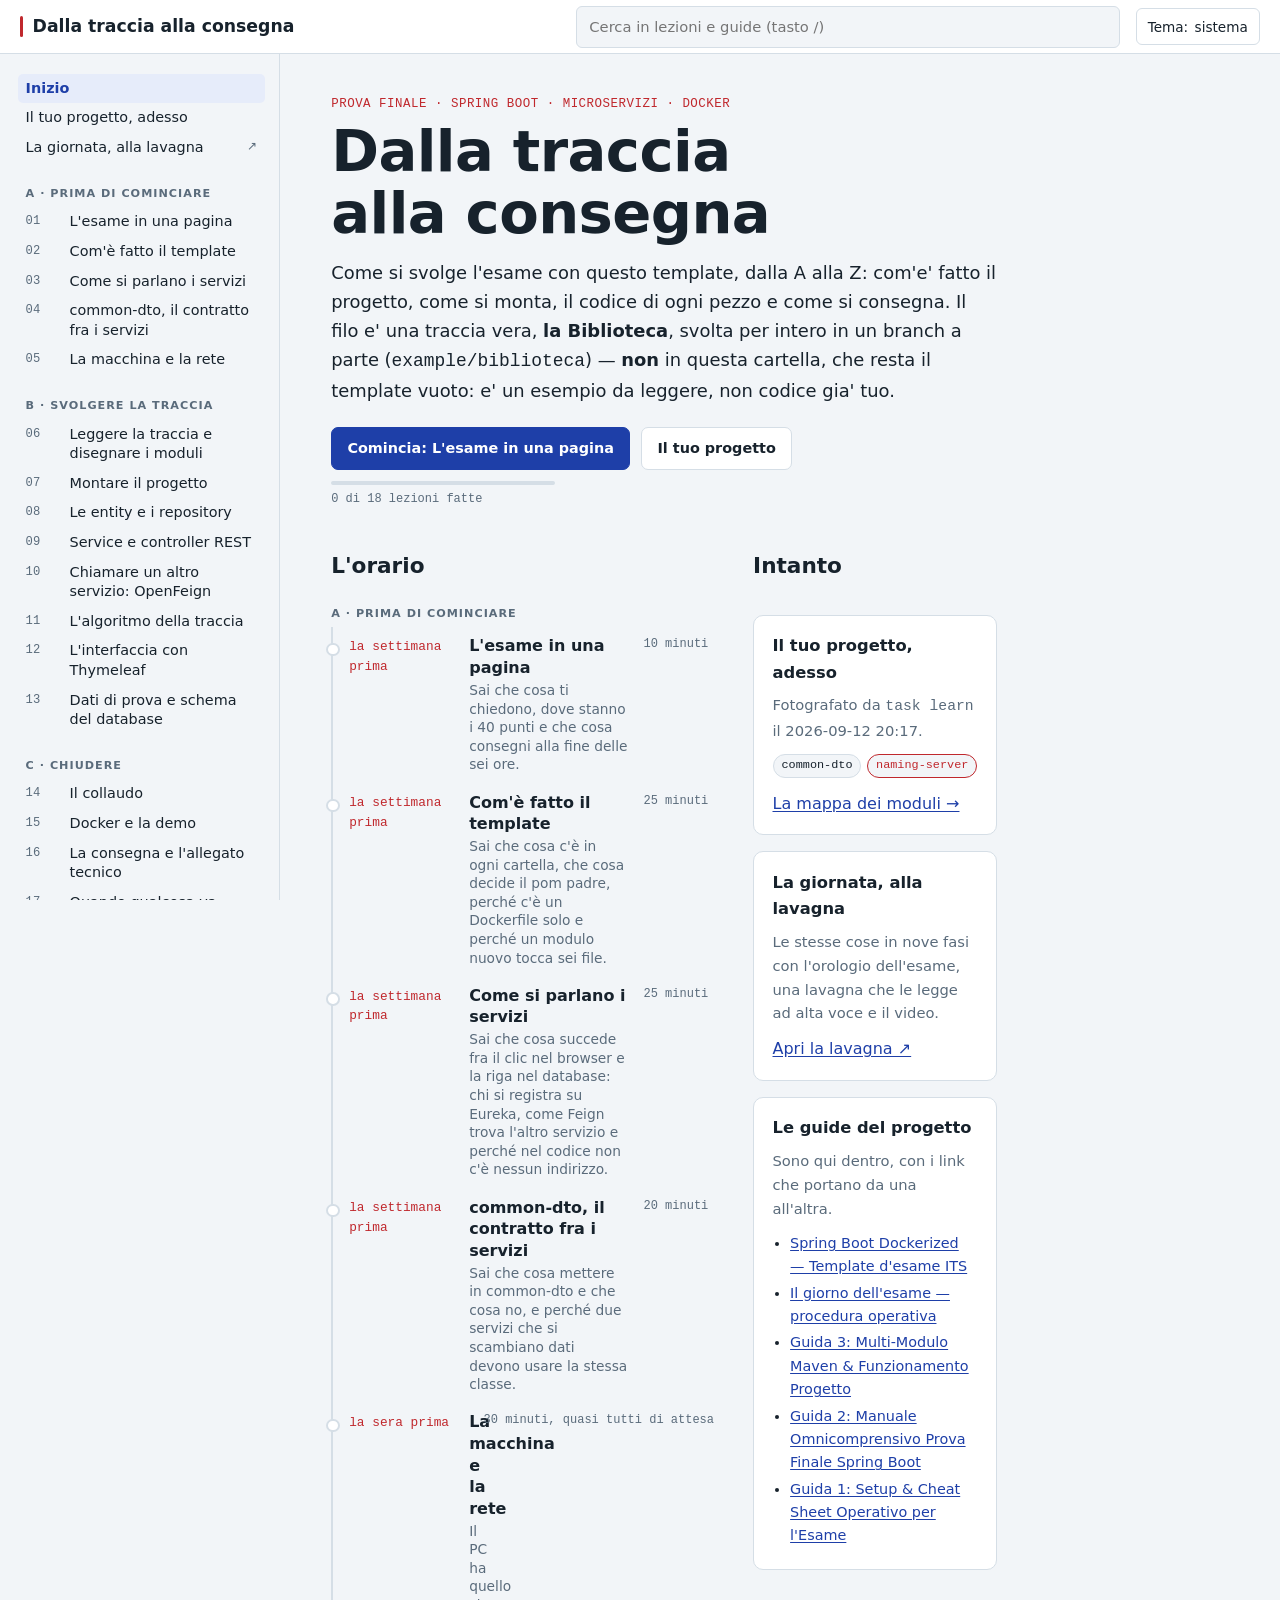
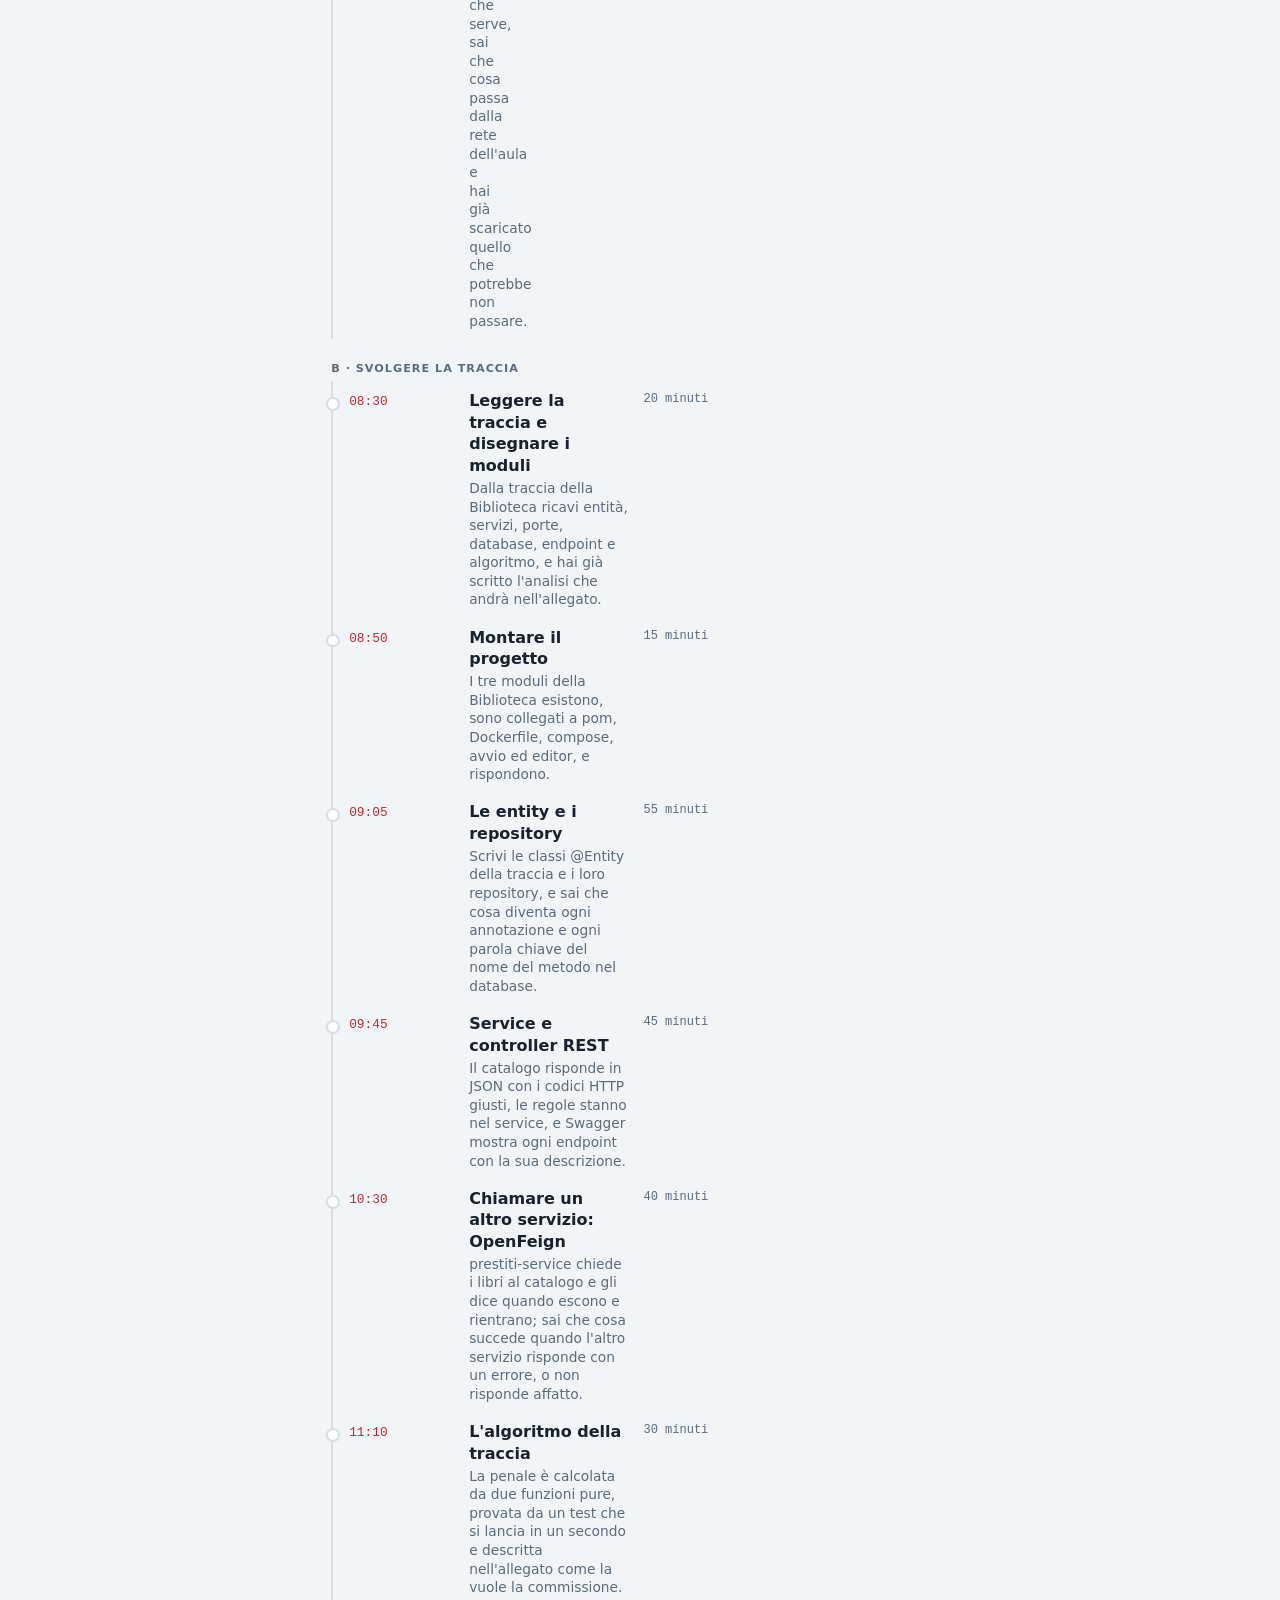
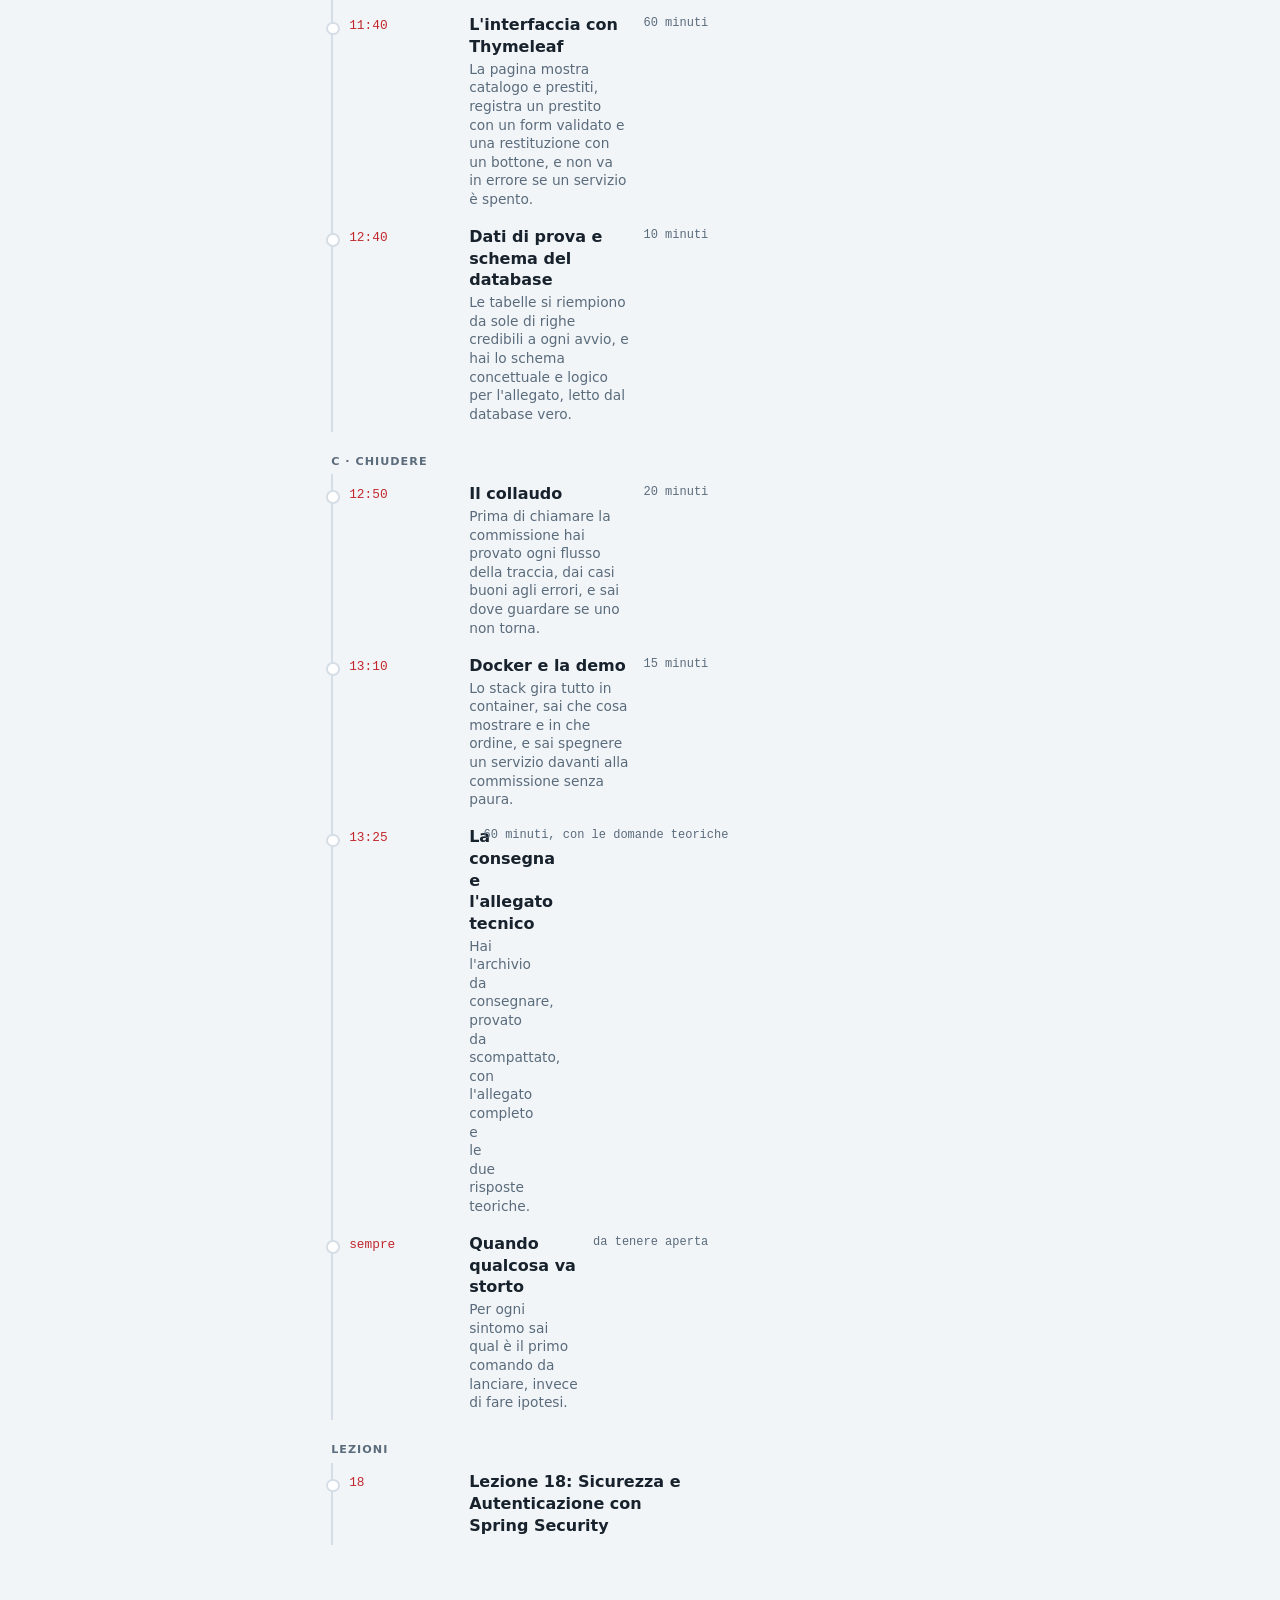
<file: corso/index.html>
<!DOCTYPE html>
<html lang="it">
<head>
<meta charset="UTF-8">
<meta name="viewport" content="width=device-width, initial-scale=1">
<title>Dalla traccia alla consegna</title>
<meta name="description" content="Il corso d'esame dalla A alla Z: il template, il codice di ogni pezzo, la consegna. Si apre col doppio clic, senza rete.">
<link rel="stylesheet" href="corso.css">
</head>
<body>
<!--
  Il corso d'esame. Il testo non sta qui: le lezioni sono in corso/lezioni/,
  le guide nella cartella principale. `task learn` le raccoglie in
  contenuti.js e apre questa pagina. Si apre anche col doppio clic.
-->
<div class="app">
  <header class="barra">
    <button class="menu" id="menu" type="button" aria-label="Apri l'indice">&#9776; Indice</button>
    <a class="marchio" href="#"><span>Dalla traccia alla consegna</span></a>
    <div class="cerca" role="search">
      <input id="cerca" type="search" placeholder="Cerca in lezioni e guide (tasto /)" autocomplete="off" aria-label="Cerca in lezioni e guide">
      <div class="risultati" id="risultati" hidden></div>
    </div>
    <button class="tema" id="tema" type="button">Tema: sistema</button>
  </header>
  <nav class="indice" id="indice" aria-label="Indice del corso"></nav>
  <main id="pagina"></main>
  <aside class="sommario" id="sommario" aria-label="In questa pagina"></aside>
</div>
<script src="contenuti.js"></script>
<script src="corso.js"></script>
</body>
</html>
</file>
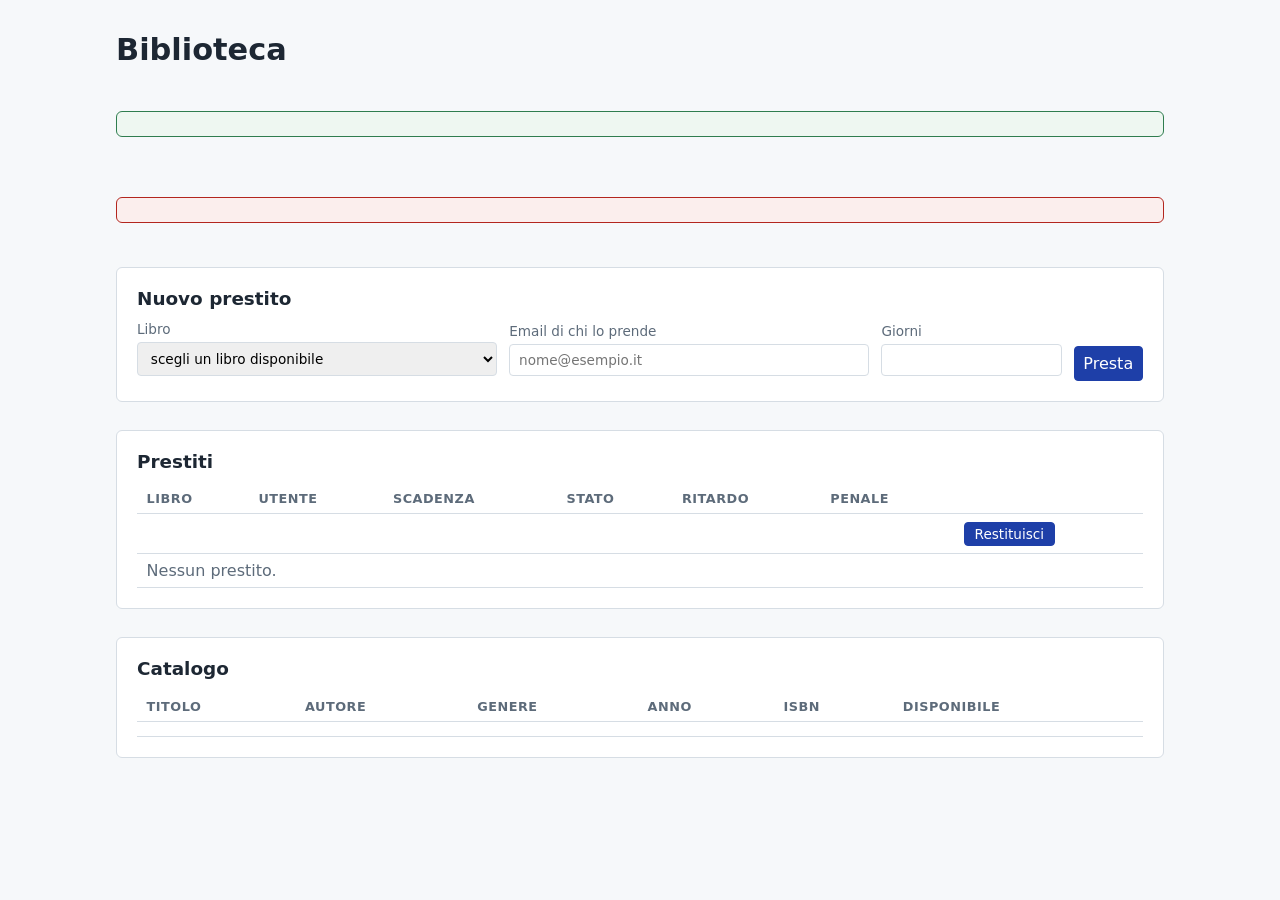
<file: demo/biblioteca-ui/src/main/resources/templates/index.html>
<!DOCTYPE html>
<html xmlns:th="http://www.thymeleaf.org" lang="it">
<head>
    <meta charset="UTF-8">
    <meta name="viewport" content="width=device-width, initial-scale=1">
    <title th:text="${titolo}">Biblioteca</title>
    <style>
        :root { --ink: #1d2733; --muted: #5d6b7a; --line: #d6dde4; --paper: #f6f8fa; --accent: #1e3fa8; --bad: #b3261e; --good: #2f7d4f; }
        * { box-sizing: border-box; }
        body { margin: 0; font-family: "Segoe UI", system-ui, sans-serif; color: var(--ink); background: var(--paper); }
        main { max-width: 68rem; margin: 0 auto; padding: 2rem 1.25rem 4rem; display: grid; gap: 1.75rem; }
        h1 { margin: 0; font-size: 1.9rem; }
        h2 { margin: 0 0 .75rem; font-size: 1.15rem; }
        section { background: #fff; border: 1px solid var(--line); border-radius: 6px; padding: 1.25rem; }
        .avviso { padding: .75rem 1rem; border-radius: 6px; border: 1px solid; }
        .avviso.ok { color: var(--good); border-color: var(--good); background: #eef7f1; }
        .avviso.ko { color: var(--bad); border-color: var(--bad); background: #fbeeed; }
        .scroll { overflow-x: auto; }
        table { border-collapse: collapse; width: 100%; font-variant-numeric: tabular-nums; }
        th, td { text-align: left; padding: .45rem .6rem; border-bottom: 1px solid var(--line); white-space: nowrap; }
        th { font-size: .8rem; text-transform: uppercase; letter-spacing: .04em; color: var(--muted); }
        .no { color: var(--muted); }
        .ritardo { color: var(--bad); font-weight: 600; }
        form.nuovo { display: grid; grid-template-columns: 2fr 2fr 1fr auto; gap: .75rem; align-items: end; }
        label { display: grid; gap: .3rem; font-size: .85rem; color: var(--muted); }
        input, select, button { font: inherit; padding: .45rem .55rem; border: 1px solid var(--line); border-radius: 4px; }
        button { background: var(--accent); color: #fff; border-color: var(--accent); cursor: pointer; }
        button.piccolo { padding: .2rem .6rem; font-size: .85rem; }
        .errore-campo { color: var(--bad); font-size: .8rem; }
        @media (max-width: 720px) { form.nuovo { grid-template-columns: 1fr; } }
    </style>
</head>
<body>
<main>
    <h1 th:text="${titolo}">Biblioteca</h1>

    <p class="avviso ok" th:if="${messaggio}" th:text="${messaggio}"></p>
    <p class="avviso ko" th:if="${errore}" th:text="${errore}"></p>

    <section>
        <h2>Nuovo prestito</h2>
        <!-- th:object lega il form all'oggetto "form" del modello; *{campo}
             legge e scrive un suo campo; th:errors mostra il messaggio di
             validazione di quel campo, se c'e'. -->
        <form class="nuovo" th:action="@{/prestiti}" th:object="${form}" method="post">
            <label>Libro
                <select th:field="*{libroId}">
                    <option value="">scegli un libro disponibile</option>
                    <option th:each="l : ${disponibili}" th:value="${l.id}" th:text="${l.titolo} + ' - ' + ${l.autore}"></option>
                </select>
                <span class="errore-campo" th:if="${#fields.hasErrors('libroId')}" th:errors="*{libroId}"></span>
            </label>
            <label>Email di chi lo prende
                <input type="text" th:field="*{utenteEmail}" placeholder="nome@esempio.it">
                <span class="errore-campo" th:if="${#fields.hasErrors('utenteEmail')}" th:errors="*{utenteEmail}"></span>
            </label>
            <label>Giorni
                <input type="number" th:field="*{giorni}" min="1" max="60">
                <span class="errore-campo" th:if="${#fields.hasErrors('giorni')}" th:errors="*{giorni}"></span>
            </label>
            <button type="submit">Presta</button>
        </form>
    </section>

    <section>
        <h2>Prestiti</h2>
        <div class="scroll">
            <table>
                <tr><th>Libro</th><th>Utente</th><th>Scadenza</th><th>Stato</th><th>Ritardo</th><th>Penale</th><th></th></tr>
                <tr th:each="p : ${prestiti}">
                    <td th:text="${p.titoloLibro}"></td>
                    <td th:text="${p.utenteEmail}"></td>
                    <td th:text="${#temporals.format(p.dataScadenza, 'dd/MM/yyyy')}"></td>
                    <td th:text="${p.stato == 'IN_CORSO'} ? 'in corso' : 'restituito'"></td>
                    <td th:classappend="${p.giorniRitardo > 0} ? 'ritardo'" th:text="${p.giorniRitardo} + ' gg'"></td>
                    <td th:text="${#numbers.formatDecimal(p.penale, 1, 2, 'COMMA')} + ' EUR'"></td>
                    <td>
                        <form th:if="${p.stato == 'IN_CORSO'}" th:action="@{/prestiti/{id}/restituzione(id=${p.id})}" method="post">
                            <button class="piccolo" type="submit">Restituisci</button>
                        </form>
                    </td>
                </tr>
                <tr th:if="${#lists.isEmpty(prestiti)}"><td colspan="7" class="no">Nessun prestito.</td></tr>
            </table>
        </div>
    </section>

    <section>
        <h2>Catalogo</h2>
        <div class="scroll">
            <table>
                <tr><th>Titolo</th><th>Autore</th><th>Genere</th><th>Anno</th><th>ISBN</th><th>Disponibile</th></tr>
                <tr th:each="l : ${libri}">
                    <td th:text="${l.titolo}"></td>
                    <td th:text="${l.autore}"></td>
                    <td th:text="${l.genere}"></td>
                    <td th:text="${l.annoPubblicazione}"></td>
                    <td th:text="${l.isbn}"></td>
                    <td th:text="${l.disponibile} ? 'si' : 'no'" th:classappend="${!l.disponibile} ? 'no'"></td>
                </tr>
            </table>
        </div>
    </section>
</main>
</body>
</html>
</file>
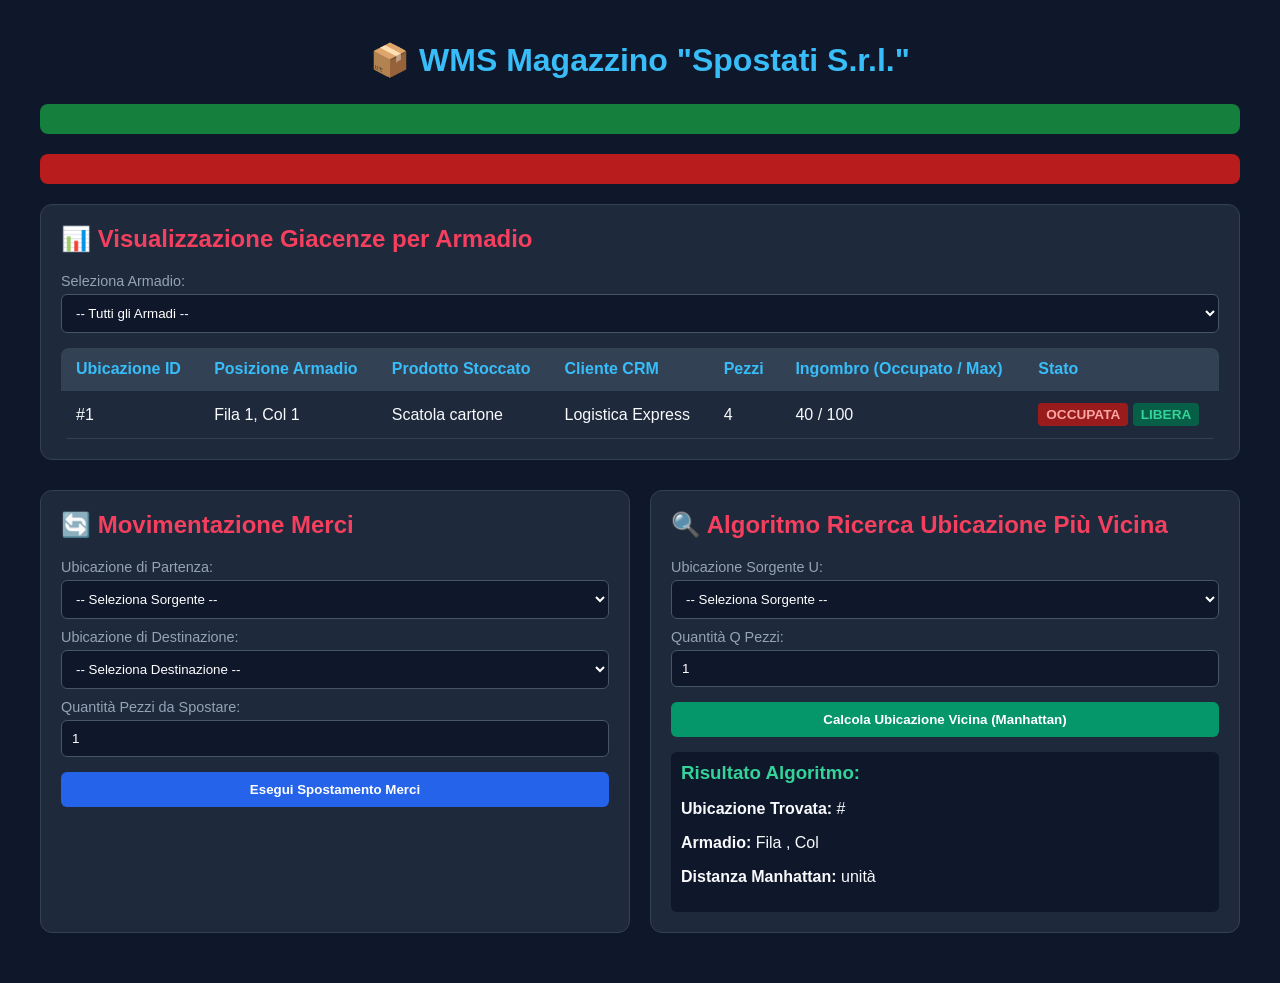
<file: collaudo-modules/wms-ui/src/main/resources/templates/wms-dashboard.html>
<!DOCTYPE html>
<html xmlns:th="http://www.thymeleaf.org">
<head>
    <meta charset="UTF-8">
    <title>WMS Magazzino Spostati S.r.l. - Dashboard</title>
    <style>
        body { font-family: 'Segoe UI', Tahoma, Geneva, Verdana, sans-serif; background-color: #0f172a; color: #f8fafc; margin: 0; padding: 20px; }
        .container { max-width: 1200px; margin: 0 auto; }
        h1 { color: #38bdf8; text-align: center; margin-bottom: 25px; }
        .alert-success { background-color: #15803d; color: #f0fdf4; padding: 15px; border-radius: 8px; margin-bottom: 20px; }
        .alert-error { background-color: #b91c1c; color: #fef2f2; padding: 15px; border-radius: 8px; margin-bottom: 20px; }
        .card-grid { display: grid; grid-template-columns: repeat(auto-fit, minmax(350px, 1fr)); gap: 20px; margin-bottom: 30px; }
        .card { background: #1e293b; border: 1px solid #334155; border-radius: 12px; padding: 20px; }
        .card h2 { color: #f43f5e; margin-top: 0; }
        form label { display: block; margin-top: 10px; color: #94a3b8; font-size: 0.9em; }
        form input, form select, form button { width: 100%; padding: 10px; margin-top: 5px; border-radius: 6px; border: 1px solid #475569; background: #0f172a; color: #fff; box-sizing: border-box; }
        form button { background: #2563eb; color: white; border: none; font-weight: bold; margin-top: 15px; cursor: pointer; }
        form button:hover { background: #1d4ed8; }
        table { width: 100%; border-collapse: collapse; margin-top: 15px; background: #1e293b; border-radius: 8px; overflow: hidden; }
        th, td { padding: 12px 15px; text-align: left; border-bottom: 1px solid #334155; }
        th { background-color: #334155; color: #38bdf8; }
        tr:hover { background-color: #0f172a; }
        .badge { display: inline-block; padding: 4px 8px; border-radius: 4px; font-size: 0.85em; font-weight: bold; }
        .badge-free { background: #065f46; color: #34d399; }
        .badge-occupied { background: #991b1b; color: #fca5a5; }
    </style>
</head>
<body>
    <div class="container">
        <h1>📦 WMS Magazzino "Spostati S.r.l."</h1>

        <div th:if="${successMessage}" class="alert-success" th:text="${successMessage}"></div>
        <div th:if="${errorMessage}" class="alert-error" th:text="${errorMessage}"></div>

        <!-- SEZIONE FILTRO ED ELENCO GIACENZE -->
        <div class="card" style="margin-bottom: 30px;">
            <h2>📊 Visualizzazione Giacenze per Armadio</h2>
            <form method="get" action="/">
                <label for="cabinetId">Seleziona Armadio:</label>
                <select id="cabinetId" name="cabinetId" onchange="this.form.submit()">
                    <option value="">-- Tutti gli Armadi --</option>
                    <option th:each="cab : ${cabinets}" 
                            th:value="${cab.id}" 
                            th:text="${cab.name + ' (Fila ' + cab.row + ', Col ' + cab.col + ')'}"
                            th:selected="${cab.id == selectedCabinetId}"></option>
                </select>
            </form>

            <table>
                <thead>
                    <tr>
                        <th>Ubicazione ID</th>
                        <th>Posizione Armadio</th>
                        <th>Prodotto Stoccato</th>
                        <th>Cliente CRM</th>
                        <th>Pezzi</th>
                        <th>Ingombro (Occupato / Max)</th>
                        <th>Stato</th>
                    </tr>
                </thead>
                <tbody>
                    <tr th:each="loc : ${locations}">
                        <td th:text="${'# ' + loc.id}">#1</td>
                        <td th:text="${'Fila ' + loc.cabinetRow + ', Col ' + loc.cabinetCol}">Fila 1, Col 1</td>
                        <td th:text="${loc.productName != null ? loc.productName : 'Vuota'}">Scatola cartone</td>
                        <td th:text="${loc.customerName != null ? loc.customerName : 'Nessuno'}">Logistica Express</td>
                        <td th:text="${loc.quantity}">4</td>
                        <td th:text="${loc.currentIngombro + ' / ' + loc.maxIngombro}">40 / 100</td>
                        <td>
                            <span th:if="${loc.quantity > 0}" class="badge badge-occupied">OCCUPATA</span>
                            <span th:if="${loc.quantity == 0}" class="badge badge-free">LIBERA</span>
                        </td>
                    </tr>
                </tbody>
            </table>
        </div>

        <div class="card-grid">
            <!-- FORM MOVIMENTAZIONE MERCI -->
            <div class="card">
                <h2>🔄 Movimentazione Merci</h2>
                <form method="post" action="/movement">
                    <label for="sourceLocationId">Ubicazione di Partenza:</label>
                    <select id="sourceLocationId" name="sourceLocationId" required>
                        <option value="">-- Seleziona Sorgente --</option>
                        <option th:each="l : ${locations}" 
                                th:if="${l.quantity > 0}"
                                th:value="${l.id}" 
                                th:text="${'Ubicazione #' + l.id + ' - ' + l.productName + ' (' + l.quantity + ' pezzi)'}"></option>
                    </select>

                    <label for="destLocationId">Ubicazione di Destinazione:</label>
                    <select id="destLocationId" name="destLocationId" required>
                        <option value="">-- Seleziona Destinazione --</option>
                        <option th:each="l : ${locations}" 
                                th:value="${l.id}" 
                                th:text="${'Ubicazione #' + l.id + ' (Libero: ' + (l.maxIngombro - l.currentIngombro) + ')'}"></option>
                    </select>

                    <label for="quantity">Quantità Pezzi da Spostare:</label>
                    <input type="number" id="quantity" name="quantity" min="1" value="1" required />

                    <button type="submit">Esegui Spostamento Merci</button>
                </form>
            </div>

            <!-- ALGORITMO UBICAZIONE PIU' VICINA -->
            <div class="card">
                <h2>🔍 Algoritmo Ricerca Ubicazione Più Vicina</h2>
                <form method="post" action="/nearest-location">
                    <label for="sourceLocAlg">Ubicazione Sorgente U:</label>
                    <select id="sourceLocAlg" name="sourceLocationId" required>
                        <option value="">-- Seleziona Sorgente --</option>
                        <option th:each="l : ${locations}" 
                                th:if="${l.quantity > 0}"
                                th:value="${l.id}" 
                                th:text="${'Ubicazione #' + l.id + ' - ' + l.productName}"></option>
                    </select>

                    <label for="quantAlg">Quantità Q Pezzi:</label>
                    <input type="number" id="quantAlg" name="quantity" min="1" value="1" required />

                    <button type="submit" style="background: #059669;">Calcola Ubicazione Vicina (Manhattan)</button>
                </form>

                <div th:if="${nearestResponse}" style="margin-top: 15px; padding: 10px; background: #0f172a; border-radius: 6px;">
                    <h3 style="color: #34d399; margin: 0 0 5px 0;">Risultato Algoritmo:</h3>
                    <p th:text="${nearestResponse.message}"></p>
                    <div th:if="${nearestResponse.nearestLocation != null}">
                        <p><strong>Ubicazione Trovata:</strong> #<span th:text="${nearestResponse.nearestLocation.id}"></span></p>
                        <p><strong>Armadio:</strong> Fila <span th:text="${nearestResponse.nearestLocation.cabinetRow}"></span>, Col <span th:text="${nearestResponse.nearestLocation.cabinetCol}"></span></p>
                        <p><strong>Distanza Manhattan:</strong> <span th:text="${nearestResponse.distance}"></span> unità</p>
                    </div>
                </div>
            </div>
        </div>
    </div>
</body>
</html>
</file>
<file: corso/corso.css>
/* Il corso d'esame. Solo caratteri di sistema: si apre senza rete.
   Bahnschrift e' su ogni Windows dal 10 in poi; altrove si ripiega. */

:root {
  --ground: #f2f5f8;
  --surface: #ffffff;
  --ink: #17222c;
  --muted: #5a6b7b;
  --line: #d5dee6;
  --pen: #1e3fa8;
  --pen-soft: #e6ecfa;
  --on-pen: #ffffff;
  --margin: #c0282d;
  --margin-soft: #fbecec;
  --done: #2f7d4f;
  --done-soft: #e7f3ec;
  --code-bg: #eaf0f5;
  --code-ink: #1b2733;
  --tok-c: #6a7a89;
  --tok-s: #1f7a4d;
  --tok-k: #1e3fa8;
  --tok-a: #8a3fb8;
  --tok-n: #a35200;
  --tok-t: #0f6e86;
  --tok-v: #b3261e;
  --mark: #fff1a8;
  --shadow: 0 1px 2px rgba(23, 34, 44, .06), 0 10px 30px rgba(23, 34, 44, .08);
  --font-display: "Bahnschrift", "DIN Alternate", "Roboto Condensed", "Arial Narrow", system-ui, sans-serif;
  --font-body: "Segoe UI", system-ui, -apple-system, "Helvetica Neue", Arial, sans-serif;
  --font-mono: "Cascadia Mono", "Cascadia Code", Consolas, "JetBrains Mono", ui-monospace, "SFMono-Regular", Menlo, monospace;
  --bar: 3.4rem;
  color-scheme: light;
}

@media (prefers-color-scheme: dark) {
  :root:not([data-theme="light"]) {
    --ground: #0f151b;
    --surface: #151d25;
    --ink: #dce4eb;
    --muted: #93a3b2;
    --line: #27333e;
    --pen: #8ea6ff;
    --pen-soft: #1c2747;
    --on-pen: #0f151b;
    --margin: #ff7a70;
    --margin-soft: #3a1d1c;
    --done: #6ccb93;
    --done-soft: #16301f;
    --code-bg: #0b1117;
    --code-ink: #d5dee6;
    --tok-c: #7c8c9b;
    --tok-s: #7fd3a0;
    --tok-k: #8ea6ff;
    --tok-a: #d39bf2;
    --tok-n: #f2b06b;
    --tok-t: #6fd0e0;
    --tok-v: #ff8a80;
    --mark: #5a4a00;
    --shadow: 0 1px 2px rgba(0, 0, 0, .3), 0 10px 30px rgba(0, 0, 0, .35);
    color-scheme: dark;
  }
}

:root[data-theme="dark"] {
  --ground: #0f151b;
  --surface: #151d25;
  --ink: #dce4eb;
  --muted: #93a3b2;
  --line: #27333e;
  --pen: #8ea6ff;
  --pen-soft: #1c2747;
  --on-pen: #0f151b;
  --margin: #ff7a70;
  --margin-soft: #3a1d1c;
  --done: #6ccb93;
  --done-soft: #16301f;
  --code-bg: #0b1117;
  --code-ink: #d5dee6;
  --tok-c: #7c8c9b;
  --tok-s: #7fd3a0;
  --tok-k: #8ea6ff;
  --tok-a: #d39bf2;
  --tok-n: #f2b06b;
  --tok-t: #6fd0e0;
  --tok-v: #ff8a80;
  --mark: #5a4a00;
  --shadow: 0 1px 2px rgba(0, 0, 0, .3), 0 10px 30px rgba(0, 0, 0, .35);
  color-scheme: dark;
}

* { box-sizing: border-box; }
html { scroll-padding-top: calc(var(--bar) + 1.2rem); }
body {
  margin: 0;
  background: var(--ground);
  color: var(--ink);
  font: 16px/1.62 var(--font-body);
  -webkit-font-smoothing: antialiased;
}
a { color: var(--pen); text-underline-offset: 2px; }
:focus-visible { outline: 2px solid var(--pen); outline-offset: 2px; border-radius: 3px; }
button { font: inherit; }

/* --- Lo scheletro --------------------------------------------------------- */

.app {
  display: grid;
  grid-template-columns: 17.5rem minmax(0, 1fr) 14.5rem;
  grid-template-rows: var(--bar) 1fr;
  min-height: 100vh;
}
.barra {
  grid-column: 1 / -1;
  position: sticky;
  top: 0;
  z-index: 30;
  display: flex;
  align-items: center;
  gap: 1rem;
  padding: 0 1.25rem;
  background: var(--surface);
  border-bottom: 1px solid var(--line);
}
.marchio {
  display: flex;
  align-items: center;
  gap: .6rem;
  color: var(--ink);
  text-decoration: none;
  font-family: var(--font-display);
  font-weight: 600;
  font-size: 1.08rem;
  white-space: nowrap;
}
/* Il segno rosso del margine del quaderno: torna accanto a ogni lezione. */
.marchio::before {
  content: "";
  width: 3px;
  height: 1.3rem;
  background: var(--margin);
  border-radius: 2px;
}
.menu, .tema {
  display: inline-flex;
  align-items: center;
  gap: .4rem;
  padding: .4rem .7rem;
  border: 1px solid var(--line);
  border-radius: 6px;
  background: var(--surface);
  color: var(--ink);
  cursor: pointer;
  font-size: .85rem;
  white-space: nowrap;
}
.menu { display: none; }
/* min-width 0: senza, il campo non si stringe sotto la sua larghezza
   naturale e su un telefono spinge la pagina di lato. */
.cerca { position: relative; flex: 1; min-width: 0; max-width: 34rem; margin-left: auto; }
.cerca input {
  width: 100%;
  padding: .5rem .8rem;
  border: 1px solid var(--line);
  border-radius: 6px;
  background: var(--ground);
  color: var(--ink);
  font: inherit;
  font-size: .92rem;
}
.risultati {
  position: absolute;
  top: calc(100% + .4rem);
  left: 0;
  right: 0;
  max-height: min(70vh, 34rem);
  overflow: auto;
  background: var(--surface);
  border: 1px solid var(--line);
  border-radius: 8px;
  box-shadow: var(--shadow);
  padding: .35rem;
}
.risultati a {
  display: block;
  padding: .55rem .7rem;
  border-radius: 6px;
  color: var(--ink);
  text-decoration: none;
}
.risultati a:hover, .risultati a:focus-visible, .risultati a.primo { background: var(--pen-soft); }
.risultati .dove { display: block; font: .72rem/1.3 var(--font-mono); color: var(--muted); }
.risultati .che { display: block; font-weight: 600; font-size: .92rem; }
.risultati .pezzo { display: block; font-size: .84rem; color: var(--muted); }
.risultati mark { background: var(--mark); color: inherit; border-radius: 2px; }
.risultati .niente { padding: .6rem .7rem; color: var(--muted); font-size: .9rem; }

/* --- L'indice a sinistra --------------------------------------------------- */

.indice {
  position: sticky;
  top: var(--bar);
  height: calc(100vh - var(--bar));
  overflow: auto;
  padding: 1.2rem .9rem 3rem 1.1rem;
  border-right: 1px solid var(--line);
}
.indice h3 {
  margin: 1.5rem 0 .45rem .5rem;
  font: 600 .7rem/1.2 var(--font-body);
  text-transform: uppercase;
  letter-spacing: .09em;
  color: var(--muted);
}
.indice a {
  display: grid;
  grid-template-columns: 2.4rem 1fr auto;
  gap: .35rem;
  padding: .32rem .5rem;
  border-radius: 5px;
  color: var(--ink);
  text-decoration: none;
  font-size: .9rem;
  line-height: 1.35;
}
.indice a.semplice { grid-template-columns: 1fr auto; }
.indice a:hover { background: var(--ground); }
.indice a.attiva { background: var(--pen-soft); color: var(--pen); font-weight: 600; }
.indice .n { font: .76rem/1.6 var(--font-mono); color: var(--muted); }
.indice .ok { color: var(--done); font-weight: 700; }
.indice .avanzamento { margin: .2rem .5rem 0; }

.barretta { height: 4px; border-radius: 4px; background: var(--line); overflow: hidden; }
.barretta span { display: block; height: 100%; background: var(--done); }
.conto { font: .75rem/1.4 var(--font-mono); color: var(--muted); margin-top: .35rem; }

/* --- La pagina -------------------------------------------------------------- */

main#pagina { min-width: 0; padding: 2.6rem clamp(1.25rem, 4vw, 3.6rem) 6rem; }
.foglio { position: relative; max-width: 47rem; margin: 0 auto; }
.foglio.lezione::before {
  content: "";
  position: absolute;
  left: -1.7rem;
  top: .3rem;
  bottom: 0;
  width: 2px;
  background: var(--margin);
  opacity: .55;
}
.timbro {
  display: flex;
  flex-wrap: wrap;
  gap: .3rem 1.1rem;
  font: .8rem/1.4 var(--font-mono);
  color: var(--muted);
  text-transform: lowercase;
}
.timbro .ora { color: var(--margin); font-weight: 600; }
h1 {
  margin: .45rem 0 1.1rem;
  font-family: var(--font-display);
  font-weight: 600;
  font-size: clamp(2rem, 3.4vw, 2.7rem);
  line-height: 1.08;
  letter-spacing: -.01em;
  text-wrap: balance;
}
.obiettivo {
  margin: 0 0 2rem;
  padding: .8rem 1rem;
  border: 1px solid var(--line);
  border-radius: 8px;
  background: var(--surface);
  max-width: 68ch;
}
.obiettivo strong.etichetta {
  display: block;
  font: 600 .7rem/1.3 var(--font-body);
  text-transform: uppercase;
  letter-spacing: .09em;
  color: var(--margin);
  margin-bottom: .2rem;
}

.contenuto > * { margin-top: 0; }
.contenuto p, .contenuto li { max-width: 70ch; }
.contenuto p { margin: 0 0 1rem; }
.contenuto h2 {
  margin: 2.8rem 0 .9rem;
  font-family: var(--font-display);
  font-weight: 600;
  font-size: 1.6rem;
  line-height: 1.2;
  text-wrap: balance;
}
.contenuto h3 { margin: 2.1rem 0 .6rem; font-size: 1.18rem; line-height: 1.3; }
.contenuto h4 { margin: 1.6rem 0 .5rem; font-size: 1rem; }
.contenuto h5, .contenuto h6 { margin: 1.4rem 0 .4rem; font-size: .95rem; color: var(--muted); }
.contenuto ul, .contenuto ol { padding-left: 1.4rem; margin: 0 0 1.1rem; }
.contenuto li { margin: .25rem 0; }
.contenuto li > ul, .contenuto li > ol { margin: .3rem 0 .4rem; }
.contenuto hr { border: 0; border-top: 1px solid var(--line); margin: 2.6rem 0; }
.contenuto code {
  font-family: var(--font-mono);
  font-size: .86em;
  background: var(--code-bg);
  color: var(--code-ink);
  padding: .1em .35em;
  border-radius: 3px;
  overflow-wrap: anywhere;
}
.contenuto strong { font-weight: 650; }
.contenuto del { color: var(--muted); }

.codice {
  margin: 1.1rem 0 1.4rem;
  border: 1px solid var(--line);
  border-radius: 8px;
  background: var(--code-bg);
  overflow: hidden;
}
.codice .testa {
  display: flex;
  align-items: center;
  justify-content: space-between;
  gap: 1rem;
  padding: .3rem .45rem .3rem .85rem;
  border-bottom: 1px solid var(--line);
  font: .74rem/1.4 var(--font-mono);
  color: var(--muted);
}
.codice .percorso { overflow-x: auto; white-space: nowrap; }
.codice pre {
  margin: 0;
  padding: .9rem 1rem 1rem;
  overflow-x: auto;
  font: .84rem/1.6 var(--font-mono);
  color: var(--code-ink);
  tab-size: 4;
}
.codice pre code { background: none; padding: 0; font-size: inherit; overflow-wrap: normal; }
.copia {
  flex: none;
  padding: .12rem .55rem;
  border: 1px solid var(--line);
  border-radius: 5px;
  background: var(--surface);
  color: var(--ink);
  font: .74rem/1.5 var(--font-body);
  cursor: pointer;
}
.copia.fatto { color: var(--done); border-color: var(--done); }
.t-c { color: var(--tok-c); font-style: italic; }
.t-s { color: var(--tok-s); }
.t-k { color: var(--tok-k); font-weight: 600; }
.t-a { color: var(--tok-a); }
.t-n { color: var(--tok-n); }
.t-t { color: var(--tok-t); }
.t-v { color: var(--tok-v); }

.contenuto blockquote {
  margin: 1.2rem 0 1.4rem;
  padding: .85rem 1.05rem;
  border-left: 3px solid var(--line);
  border-radius: 0 8px 8px 0;
  background: var(--surface);
}
.contenuto blockquote > :last-child { margin-bottom: 0; }
.contenuto blockquote.attenzione { border-left-color: var(--margin); background: var(--margin-soft); }
.contenuto blockquote.prova { border-left-color: var(--pen); background: var(--pen-soft); }
.contenuto blockquote.fatto { border-left-color: var(--done); background: var(--done-soft); }

.tabella { overflow-x: auto; margin: 1.1rem 0 1.5rem; border: 1px solid var(--line); border-radius: 8px; background: var(--surface); }
.tabella table { border-collapse: collapse; width: 100%; font-size: .9rem; font-variant-numeric: tabular-nums; }
.tabella th, .tabella td { padding: .5rem .75rem; border-bottom: 1px solid var(--line); text-align: left; vertical-align: top; }
.tabella tr:last-child td { border-bottom: 0; }
.tabella th { font-size: .72rem; text-transform: uppercase; letter-spacing: .06em; color: var(--muted); background: var(--ground); }

li.compito { list-style: none; margin-left: -1.4rem; }
li.compito label { display: flex; gap: .6rem; align-items: flex-start; cursor: pointer; }
li.compito input { margin-top: .35rem; accent-color: var(--done); width: 1rem; height: 1rem; flex: none; }
li.compito input:checked + span { color: var(--muted); }

.piede {
  display: flex;
  flex-wrap: wrap;
  align-items: center;
  justify-content: space-between;
  gap: 1rem;
  margin-top: 3.4rem;
  padding-top: 1.4rem;
  border-top: 1px solid var(--line);
}
.vicine { display: flex; flex-wrap: wrap; gap: .6rem; }
.bottone {
  display: inline-flex;
  align-items: center;
  gap: .45rem;
  padding: .55rem .95rem;
  border: 1px solid var(--line);
  border-radius: 7px;
  background: var(--surface);
  color: var(--ink);
  font-weight: 600;
  font-size: .9rem;
  text-decoration: none;
  cursor: pointer;
}
.bottone:hover { border-color: var(--pen); }
.bottone.primario { background: var(--pen); border-color: var(--pen); color: var(--on-pen); }
.bottone.fatta { background: var(--done-soft); border-color: var(--done); color: var(--done); }

/* --- Il sommario a destra -------------------------------------------------- */

.sommario {
  position: sticky;
  top: var(--bar);
  height: calc(100vh - var(--bar));
  overflow: auto;
  padding: 2.7rem 1.2rem 2rem 0;
  font-size: .82rem;
}
.sommario .titoletto {
  margin: 0 0 .6rem;
  font: 600 .7rem/1.2 var(--font-body);
  text-transform: uppercase;
  letter-spacing: .09em;
  color: var(--muted);
}
.sommario a {
  display: block;
  padding: .22rem 0 .22rem .8rem;
  border-left: 2px solid var(--line);
  color: var(--muted);
  text-decoration: none;
  line-height: 1.35;
}
.sommario a.h3 { padding-left: 1.6rem; }
.sommario a:hover { color: var(--ink); }
.sommario a.qui { color: var(--pen); border-left-color: var(--pen); }

/* --- La copertina ---------------------------------------------------------- */

.copertina { max-width: 62rem; margin: 0 auto; }
.occhiello { font: .78rem/1.4 var(--font-mono); color: var(--margin); letter-spacing: .04em; text-transform: uppercase; }
.copertina h1 { font-size: clamp(2.4rem, 5vw, 3.6rem); margin-bottom: .8rem; }
.lede { font-size: 1.12rem; max-width: 60ch; color: var(--ink); margin: 0 0 1.4rem; }
.azioni { display: flex; flex-wrap: wrap; gap: .7rem; align-items: center; margin-bottom: 2.6rem; }
.azioni .avanzamento { min-width: 14rem; }

.griglia { display: grid; grid-template-columns: minmax(0, 1.6fr) minmax(0, 1fr); gap: 2rem; align-items: start; }
.orario h2, .schede h2 {
  margin: 0 0 .9rem;
  font-family: var(--font-display);
  font-weight: 600;
  font-size: 1.35rem;
}
.orario .parte {
  margin: 1.4rem 0 .4rem;
  font: 600 .7rem/1.2 var(--font-body);
  text-transform: uppercase;
  letter-spacing: .09em;
  color: var(--muted);
}
.orario ol { list-style: none; margin: 0; padding: 0; border-left: 2px solid var(--line); }
.orario li a {
  display: grid;
  grid-template-columns: 6.6rem minmax(0, 1fr) auto;
  gap: .9rem;
  padding: .55rem .8rem .55rem 1rem;
  color: var(--ink);
  text-decoration: none;
  border-radius: 0 7px 7px 0;
  position: relative;
}
.orario li a::before {
  content: "";
  position: absolute;
  left: -.42rem;
  top: 1rem;
  width: .6rem;
  height: .6rem;
  border-radius: 50%;
  background: var(--surface);
  border: 2px solid var(--line);
}
.orario li a.fatta::before { background: var(--done); border-color: var(--done); }
.orario li a:hover { background: var(--surface); }
.orario .quando { font: .8rem/1.5 var(--font-mono); color: var(--margin); padding-top: .12rem; }
.orario .che { font-weight: 600; line-height: 1.35; }
.orario .perche { display: block; font-weight: 400; font-size: .86rem; color: var(--muted); margin-top: .15rem; }
.orario .durata { font: .75rem/1.6 var(--font-mono); color: var(--muted); white-space: nowrap; }

.schede { display: grid; gap: 1rem; }
.scheda {
  padding: 1.1rem 1.15rem;
  border: 1px solid var(--line);
  border-radius: 10px;
  background: var(--surface);
}
.scheda h3 { margin: 0 0 .45rem; font-size: 1.02rem; }
.scheda p { margin: 0 0 .7rem; font-size: .92rem; color: var(--muted); }
.scheda ul { margin: 0; padding-left: 1.1rem; font-size: .9rem; }
.scheda li { margin: .2rem 0; }
.scheda .moduli { display: flex; flex-wrap: wrap; gap: .35rem; margin: .2rem 0 .8rem; }
.pastiglia {
  display: inline-block;
  padding: .12rem .5rem;
  border-radius: 999px;
  border: 1px solid var(--line);
  font: .74rem/1.5 var(--font-mono);
  color: var(--ink);
  background: var(--ground);
}
.pastiglia.ui { border-color: var(--pen); color: var(--pen); }
.pastiglia.eureka { border-color: var(--margin); color: var(--margin); }

/* --- La mappa del progetto ------------------------------------------------- */

.mappa { overflow-x: auto; margin: 1.2rem 0 2rem; padding: 1rem; border: 1px solid var(--line); border-radius: 10px; background: var(--surface); }
.mappa svg { display: block; width: 100%; min-width: 40rem; height: auto; }
.mappa .nodo rect { fill: var(--ground); stroke: var(--line); stroke-width: 1.5; }
.mappa .nodo.ui rect { stroke: var(--pen); }
.mappa .nodo.db rect { fill: var(--code-bg); stroke-dasharray: 5 3; }
.mappa .nodo text { fill: var(--ink); font: 600 14px var(--font-body); }
.mappa .nodo text.sub { fill: var(--muted); font: 12px var(--font-mono); }
.mappa .registro rect { fill: var(--margin-soft); stroke: var(--margin); stroke-width: 1.5; }
.mappa .registro text { fill: var(--ink); font: 600 13px var(--font-body); }
.mappa .registro text.sub { fill: var(--muted); font: 12px var(--font-mono); }
.mappa .arco { fill: none; stroke: var(--pen); stroke-width: 1.6; }
.mappa .arco.db { stroke: var(--muted); stroke-dasharray: 4 3; }
.mappa .punta { fill: var(--pen); }
.mappa .punta.db { fill: var(--muted); }
.mappa .etichetta { fill: var(--muted); font: 11px var(--font-mono); }
.vuoto { color: var(--muted); }

/* --- Schermi stretti -------------------------------------------------------- */

@media (max-width: 1200px) {
  .app { grid-template-columns: 17rem minmax(0, 1fr); }
  .sommario { display: none; }
}
@media (max-width: 900px) {
  .app { grid-template-columns: minmax(0, 1fr); }
  .barra { gap: .5rem; padding: 0 .75rem; }
  .tema .scritta { display: none; }
  .menu { display: inline-flex; }
  .marchio span { display: none; }
  .indice {
    position: fixed;
    top: var(--bar);
    left: 0;
    bottom: 0;
    height: auto;
    width: min(20rem, 86vw);
    z-index: 25;
    background: var(--surface);
    box-shadow: var(--shadow);
    transform: translateX(-105%);
    transition: transform .2s ease;
  }
  .indice.aperto { transform: none; }
  .griglia { grid-template-columns: minmax(0, 1fr); }
  .foglio.lezione::before { left: -.9rem; }
  .orario li a { grid-template-columns: 5.2rem minmax(0, 1fr); }
  .orario .durata { display: none; }
}
@media (prefers-reduced-motion: reduce) {
  * { transition: none !important; scroll-behavior: auto !important; }
}
@media print {
  .barra, .indice, .sommario, .piede { display: none; }
  .app { display: block; }
}
</file>
